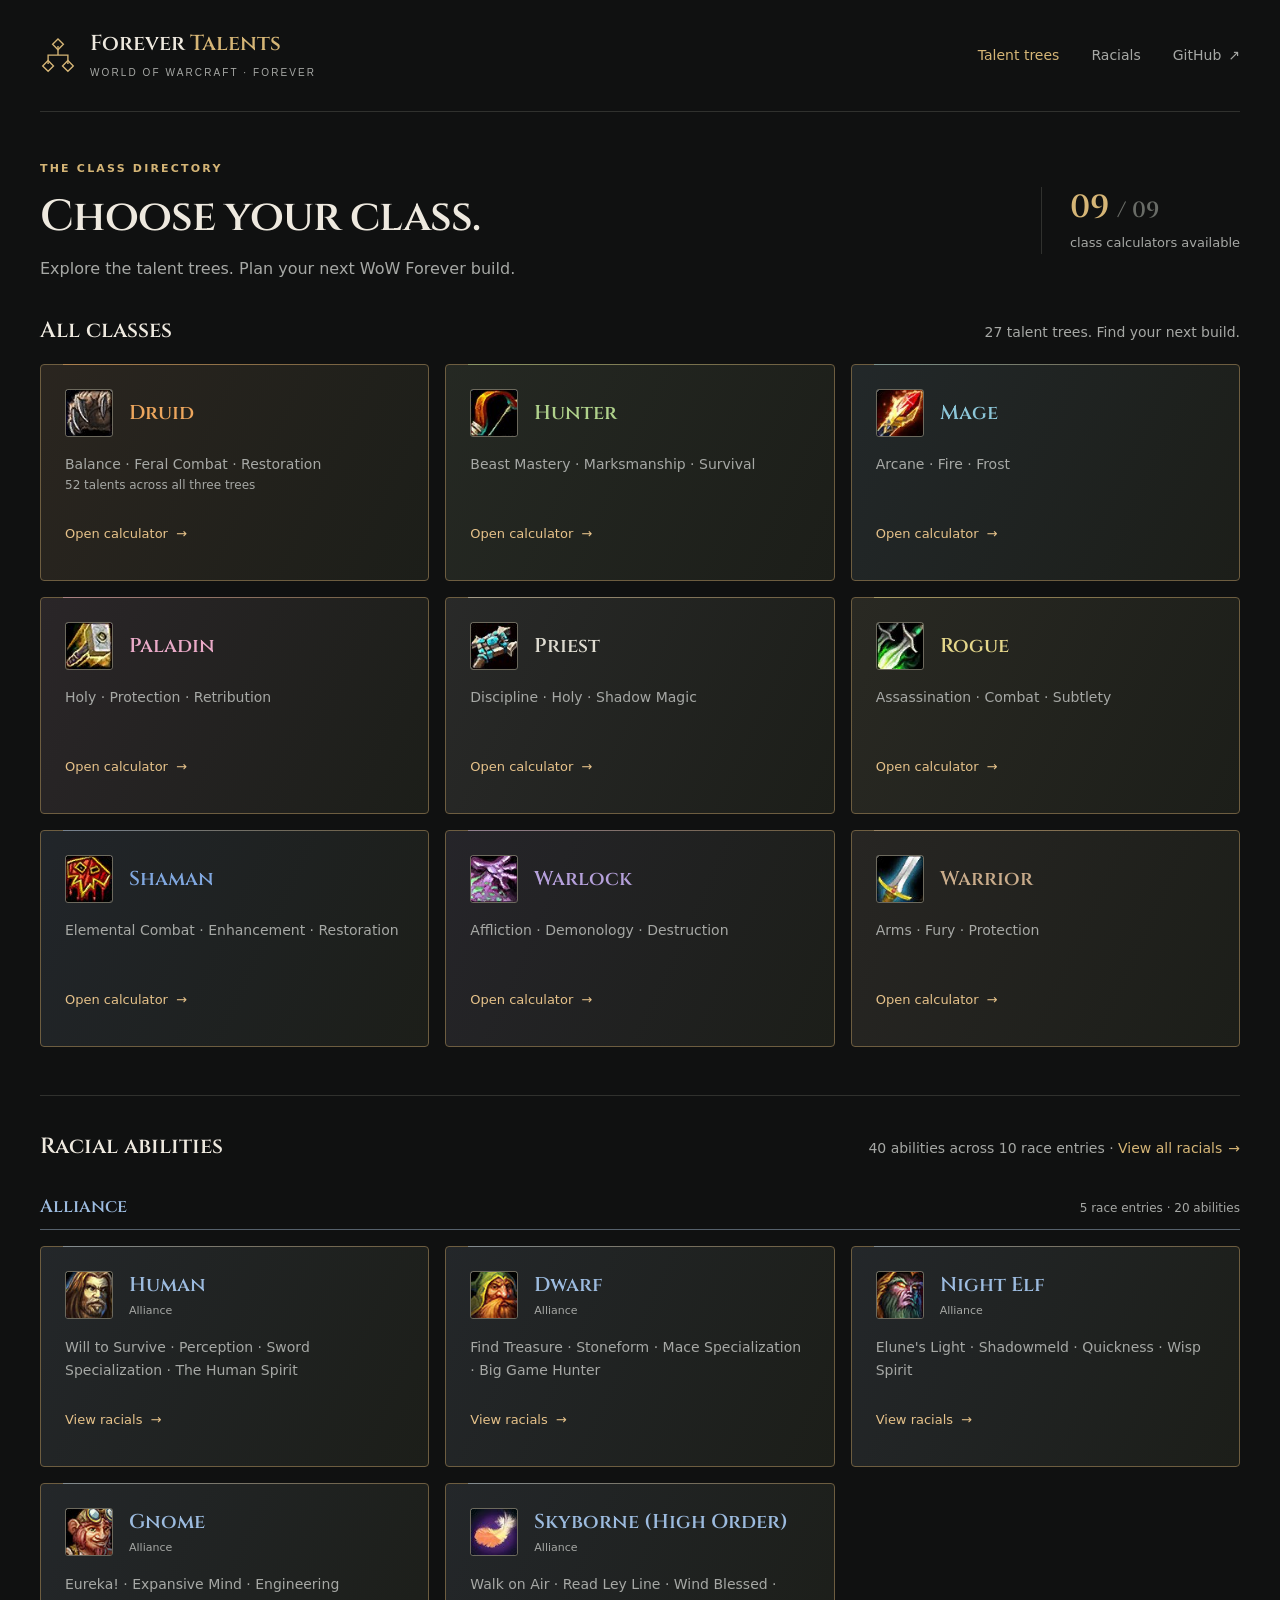
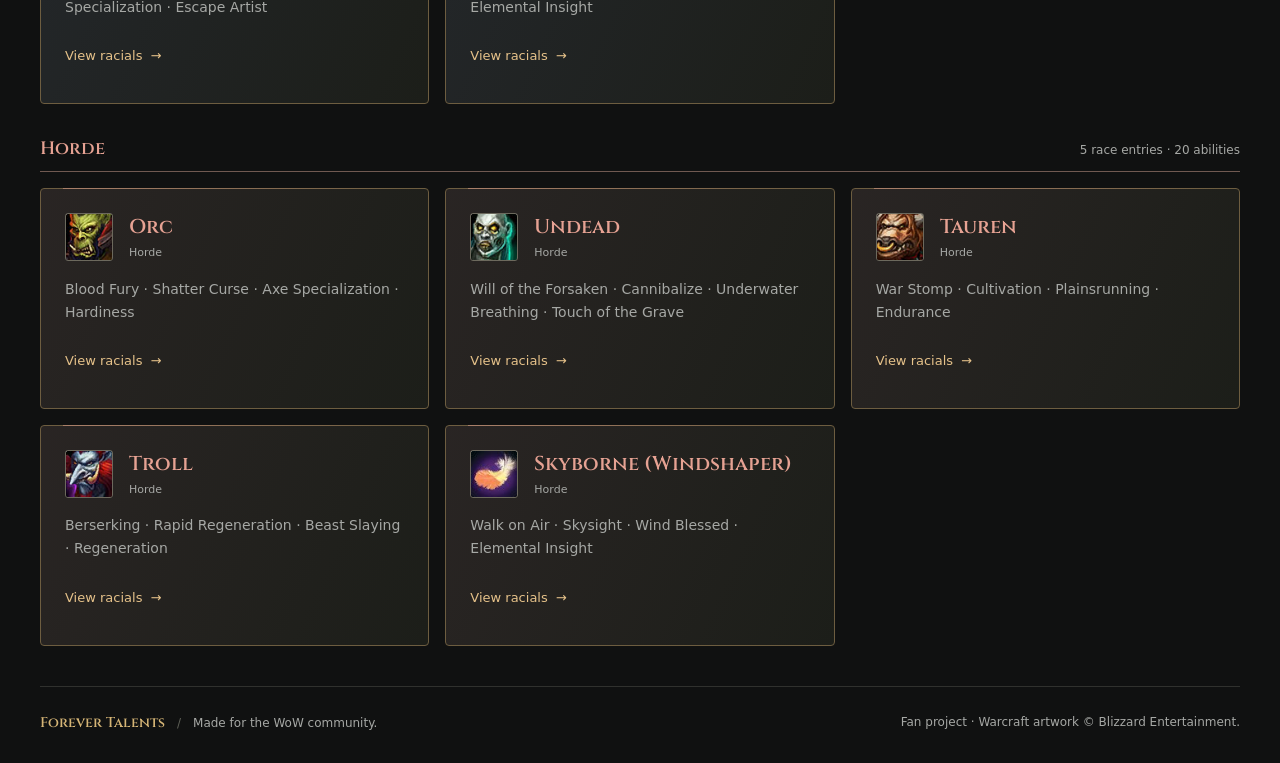
<file: index.html>
<!doctype html>
<html lang="en">
<head>
  <meta charset="utf-8">
  <meta name="viewport" content="width=device-width, initial-scale=1">
  <meta name="color-scheme" content="dark">
  <meta name="theme-color" content="#101111">
  <meta name="description" content="Plan your WoW Forever build with all nine class calculators, 27 talent trees, and 466 talents. Save, share, and use offline.">
  <title>Forever Talents · WoW Forever talent trees</title>
  <link rel="icon" href="assets/talent-tree.svg" type="image/svg+xml">
  <link rel="stylesheet" href="styles.css">
</head>
<body>
  <a class="skip-link" href="#classes">Skip to talent trees</a>
  <div class="page">
    <header class="site-header">
      <a class="brand" href="./" aria-label="Forever Talents home">
        <svg class="brand-mark" viewBox="0 0 40 40" fill="none" aria-hidden="true"><path d="M20 9v10M9 29V19h22v10" stroke="currentColor" stroke-width="1.5"/><path d="m20 1 6 6-6 6-6-6Zm-11 24 6 6-6 6-6-6Zm22 0 6 6-6 6-6-6Z" stroke="currentColor" stroke-width="1.5"/></svg>
        <span>Forever <b>Talents</b><small>WORLD OF WARCRAFT · FOREVER</small></span>
      </a>
      <nav aria-label="Main navigation">
        <a class="current" href="#classes" aria-current="page">Talent trees</a>
        <a href="#racial-directory">Racials</a>
        <a href="https://github.com/dan-in-it/ForeverTalents">GitHub <span aria-hidden="true">↗</span></a>
      </nav>
    </header>

    <main id="classes">
      <section class="intro" aria-labelledby="page-title">
        <div>
          <p class="eyebrow">THE CLASS DIRECTORY</p>
          <h1 id="page-title">Choose your class.</h1>
          <p class="intro-copy">Explore the talent trees. Plan your next WoW Forever build.</p>
        </div>
        <p class="collection-status"><strong>09 <span>/ 09</span></strong><span>class calculators available</span></p>
      </section>

      <section class="class-directory" aria-labelledby="directory-title">
        <div class="section-heading"><h2 id="directory-title">All classes</h2><p>27 talent trees. Find your next build.</p></div>
        <div class="class-grid">
          <article class="class-card druid available-class" aria-labelledby="druid-title">
            <img src="assets/classicon_druid.jpg" alt="" width="48" height="48">
            <h3 id="druid-title">Druid</h3>
            <p>Balance · Feral Combat · Restoration<span class="coverage-note">52 talents across all three trees</span></p>
            <div class="card-footer"><a class="class-calculator" href="talents/druid.html" aria-label="Open Druid calculator">Open calculator <span aria-hidden="true">→</span></a></div>
          </article>
          <article class="class-card hunter available-class" aria-labelledby="hunter-title">
            <img src="assets/classicon_hunter.jpg" alt="" width="48" height="48">
            <h3 id="hunter-title">Hunter</h3>
            <p>Beast Mastery · Marksmanship · Survival</p>
            <div class="card-footer"><a class="class-calculator" href="talents/hunter.html" aria-label="Open Hunter calculator">Open calculator <span aria-hidden="true">→</span></a></div>
          </article>
          <article class="class-card mage available-class" aria-labelledby="mage-title">
            <img src="assets/classicon_mage.jpg" alt="" width="48" height="48">
            <h3 id="mage-title">Mage</h3>
            <p>Arcane · Fire · Frost</p>
            <div class="card-footer"><a class="class-calculator" href="talents/mage.html" aria-label="Open Mage calculator">Open calculator <span aria-hidden="true">→</span></a></div>
          </article>
          <article class="class-card paladin available-class" aria-labelledby="paladin-title">
            <img src="assets/classicon_paladin.jpg" alt="" width="48" height="48">
            <h3 id="paladin-title">Paladin</h3>
            <p>Holy · Protection · Retribution</p>
            <div class="card-footer"><a class="class-calculator" href="talents/paladin.html" aria-label="Open Paladin calculator">Open calculator <span aria-hidden="true">→</span></a></div>
          </article>
          <article class="class-card priest available-class" aria-labelledby="priest-title">
            <img src="assets/classicon_priest.jpg" alt="" width="48" height="48">
            <h3 id="priest-title">Priest</h3>
            <p>Discipline · Holy · Shadow Magic</p>
            <div class="card-footer"><a class="class-calculator" href="talents/priest.html" aria-label="Open Priest calculator">Open calculator <span aria-hidden="true">→</span></a></div>
          </article>
          <article class="class-card rogue available-class" aria-labelledby="rogue-title">
            <img src="assets/classicon_rogue.jpg" alt="" width="48" height="48">
            <h3 id="rogue-title">Rogue</h3>
            <p>Assassination · Combat · Subtlety</p>
            <div class="card-footer"><a class="class-calculator" href="talents/rogue.html" aria-label="Open Rogue calculator">Open calculator <span aria-hidden="true">→</span></a></div>
          </article>
          <article class="class-card shaman available-class" aria-labelledby="shaman-title">
            <img src="assets/classicon_shaman.jpg" alt="" width="48" height="48">
            <h3 id="shaman-title">Shaman</h3>
            <p>Elemental Combat · Enhancement · Restoration</p>
            <div class="card-footer"><a class="class-calculator" href="talents/shaman.html" aria-label="Open Shaman calculator">Open calculator <span aria-hidden="true">→</span></a></div>
          </article>
          <article class="class-card warlock available-class" aria-labelledby="warlock-title">
            <img src="assets/classicon_warlock.jpg" alt="" width="48" height="48">
            <h3 id="warlock-title">Warlock</h3>
            <p>Affliction · Demonology · Destruction</p>
            <div class="card-footer"><a class="class-calculator" href="talents/warlock.html" aria-label="Open Warlock calculator">Open calculator <span aria-hidden="true">→</span></a></div>
          </article>
          <article class="class-card warrior available-class" aria-labelledby="warrior-title">
            <img src="assets/classicon_warrior.jpg" alt="" width="48" height="48">
            <h3 id="warrior-title">Warrior</h3>
            <p>Arms · Fury · Protection</p>
            <div class="card-footer"><a class="class-calculator" href="talents/warrior.html" aria-label="Open Warrior calculator">Open calculator <span aria-hidden="true">→</span></a></div>
          </article>
        </div>
      </section>
      <section class="racial-directory" id="racial-directory" aria-labelledby="racial-directory-title">
        <div class="section-heading"><h2 id="racial-directory-title">Racial abilities</h2><p>40 abilities across 10 race entries · <a href="racials.html">View all racials <span aria-hidden="true">→</span></a></p></div>
        <section class="faction-directory race-alliance" aria-labelledby="alliance-directory-title">
          <div class="faction-directory-heading"><h3 id="alliance-directory-title">Alliance</h3><p>5 race entries · 20 abilities</p></div>
          <div class="class-grid racial-directory-grid">
            <article class="class-card racial-directory-card race-alliance available-class" aria-labelledby="human-title">
              <img src="assets/racials/race_human_male.jpg" alt="" width="48" height="48" loading="lazy">
              <div class="race-card-title"><h4 id="human-title">Human</h4><span>Alliance</span></div>
              <p>Will to Survive · Perception · Sword Specialization · The Human Spirit</p>
              <div class="card-footer"><a class="class-calculator" href="racials.html#human" aria-label="View Alliance Human racials">View racials <span aria-hidden="true">→</span></a></div>
            </article>
            <article class="class-card racial-directory-card race-alliance available-class" aria-labelledby="dwarf-title">
              <img src="assets/racials/race_dwarf_male.jpg" alt="" width="48" height="48" loading="lazy">
              <div class="race-card-title"><h4 id="dwarf-title">Dwarf</h4><span>Alliance</span></div>
              <p>Find Treasure · Stoneform · Mace Specialization · Big Game Hunter</p>
              <div class="card-footer"><a class="class-calculator" href="racials.html#dwarf" aria-label="View Alliance Dwarf racials">View racials <span aria-hidden="true">→</span></a></div>
            </article>
            <article class="class-card racial-directory-card race-alliance available-class" aria-labelledby="night-elf-title">
              <img src="assets/racials/race_nightelf_male.jpg" alt="" width="48" height="48" loading="lazy">
              <div class="race-card-title"><h4 id="night-elf-title">Night Elf</h4><span>Alliance</span></div>
              <p>Elune&#x27;s Light · Shadowmeld · Quickness · Wisp Spirit</p>
              <div class="card-footer"><a class="class-calculator" href="racials.html#night-elf" aria-label="View Alliance Night Elf racials">View racials <span aria-hidden="true">→</span></a></div>
            </article>
            <article class="class-card racial-directory-card race-alliance available-class" aria-labelledby="gnome-title">
              <img src="assets/racials/race_gnome_male.jpg" alt="" width="48" height="48" loading="lazy">
              <div class="race-card-title"><h4 id="gnome-title">Gnome</h4><span>Alliance</span></div>
              <p>Eureka! · Expansive Mind · Engineering Specialization · Escape Artist</p>
              <div class="card-footer"><a class="class-calculator" href="racials.html#gnome" aria-label="View Alliance Gnome racials">View racials <span aria-hidden="true">→</span></a></div>
            </article>
            <article class="class-card racial-directory-card race-alliance available-class" aria-labelledby="skyborne-alliance-title">
              <img src="assets/racials/spell_magic_featherfall.jpg" alt="" width="48" height="48" loading="lazy">
              <div class="race-card-title"><h4 id="skyborne-alliance-title">Skyborne (High Order)</h4><span>Alliance</span></div>
              <p>Walk on Air · Read Ley Line · Wind Blessed · Elemental Insight</p>
              <div class="card-footer"><a class="class-calculator" href="racials.html#skyborne-alliance" aria-label="View Alliance Skyborne (High Order) racials">View racials <span aria-hidden="true">→</span></a></div>
            </article>
          </div>
        </section>
        <section class="faction-directory race-horde" aria-labelledby="horde-directory-title">
          <div class="faction-directory-heading"><h3 id="horde-directory-title">Horde</h3><p>5 race entries · 20 abilities</p></div>
          <div class="class-grid racial-directory-grid">
            <article class="class-card racial-directory-card race-horde available-class" aria-labelledby="orc-title">
              <img src="assets/racials/race_orc_male.jpg" alt="" width="48" height="48" loading="lazy">
              <div class="race-card-title"><h4 id="orc-title">Orc</h4><span>Horde</span></div>
              <p>Blood Fury · Shatter Curse · Axe Specialization · Hardiness</p>
              <div class="card-footer"><a class="class-calculator" href="racials.html#orc" aria-label="View Horde Orc racials">View racials <span aria-hidden="true">→</span></a></div>
            </article>
            <article class="class-card racial-directory-card race-horde available-class" aria-labelledby="undead-title">
              <img src="assets/racials/race_scourge_male.jpg" alt="" width="48" height="48" loading="lazy">
              <div class="race-card-title"><h4 id="undead-title">Undead</h4><span>Horde</span></div>
              <p>Will of the Forsaken · Cannibalize · Underwater Breathing · Touch of the Grave</p>
              <div class="card-footer"><a class="class-calculator" href="racials.html#undead" aria-label="View Horde Undead racials">View racials <span aria-hidden="true">→</span></a></div>
            </article>
            <article class="class-card racial-directory-card race-horde available-class" aria-labelledby="tauren-title">
              <img src="assets/racials/race_tauren_male.jpg" alt="" width="48" height="48" loading="lazy">
              <div class="race-card-title"><h4 id="tauren-title">Tauren</h4><span>Horde</span></div>
              <p>War Stomp · Cultivation · Plainsrunning · Endurance</p>
              <div class="card-footer"><a class="class-calculator" href="racials.html#tauren" aria-label="View Horde Tauren racials">View racials <span aria-hidden="true">→</span></a></div>
            </article>
            <article class="class-card racial-directory-card race-horde available-class" aria-labelledby="troll-title">
              <img src="assets/racials/race_troll_male.jpg" alt="" width="48" height="48" loading="lazy">
              <div class="race-card-title"><h4 id="troll-title">Troll</h4><span>Horde</span></div>
              <p>Berserking · Rapid Regeneration · Beast Slaying · Regeneration</p>
              <div class="card-footer"><a class="class-calculator" href="racials.html#troll" aria-label="View Horde Troll racials">View racials <span aria-hidden="true">→</span></a></div>
            </article>
            <article class="class-card racial-directory-card race-horde available-class" aria-labelledby="skyborne-horde-title">
              <img src="assets/racials/spell_magic_featherfall.jpg" alt="" width="48" height="48" loading="lazy">
              <div class="race-card-title"><h4 id="skyborne-horde-title">Skyborne (Windshaper)</h4><span>Horde</span></div>
              <p>Walk on Air · Skysight · Wind Blessed · Elemental Insight</p>
              <div class="card-footer"><a class="class-calculator" href="racials.html#skyborne-horde" aria-label="View Horde Skyborne (Windshaper) racials">View racials <span aria-hidden="true">→</span></a></div>
            </article>
          </div>
        </section>
      </section>
    </main>

    <footer class="site-footer">
      <p><span class="footer-brand">Forever Talents</span><span class="footer-divider">/</span>Made for the WoW community.</p>
      <p>Fan project · Warcraft artwork © Blizzard Entertainment.</p>
    </footer>
  </div>
</body>
</html>
</file>
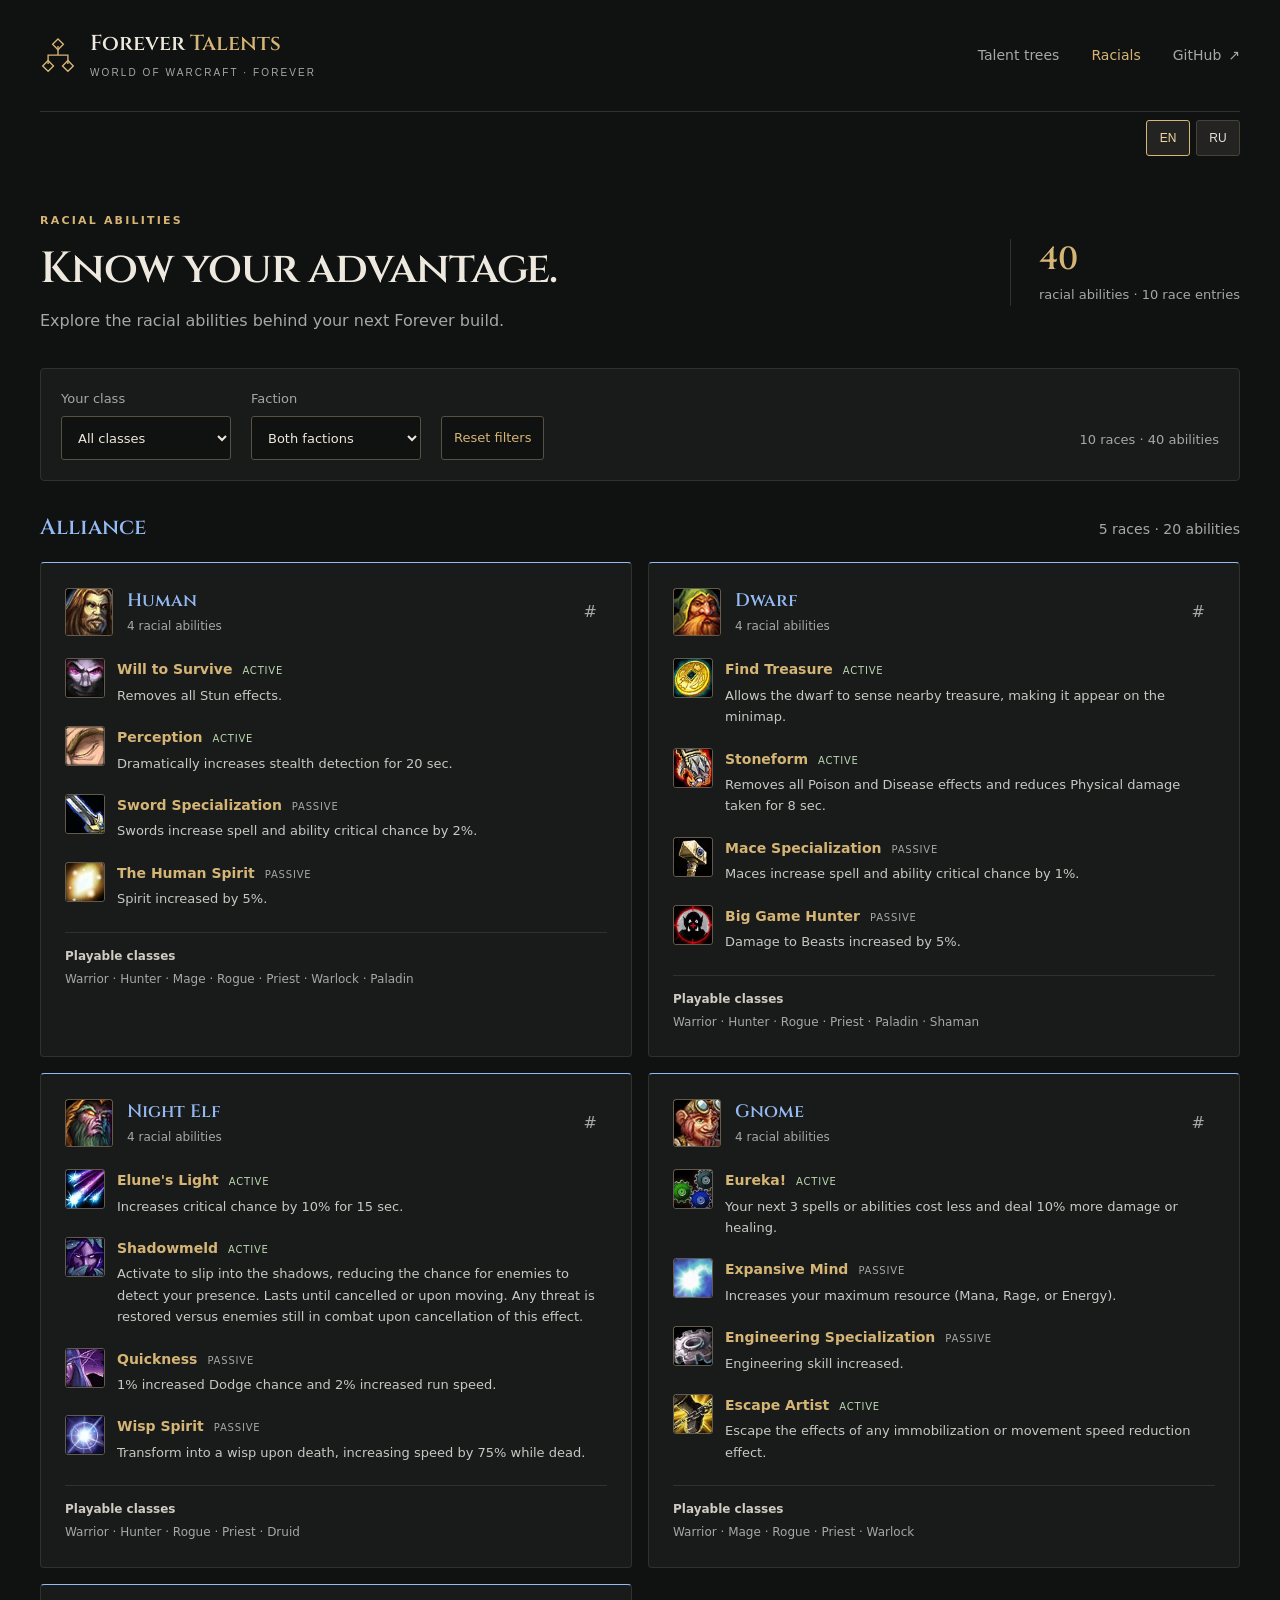
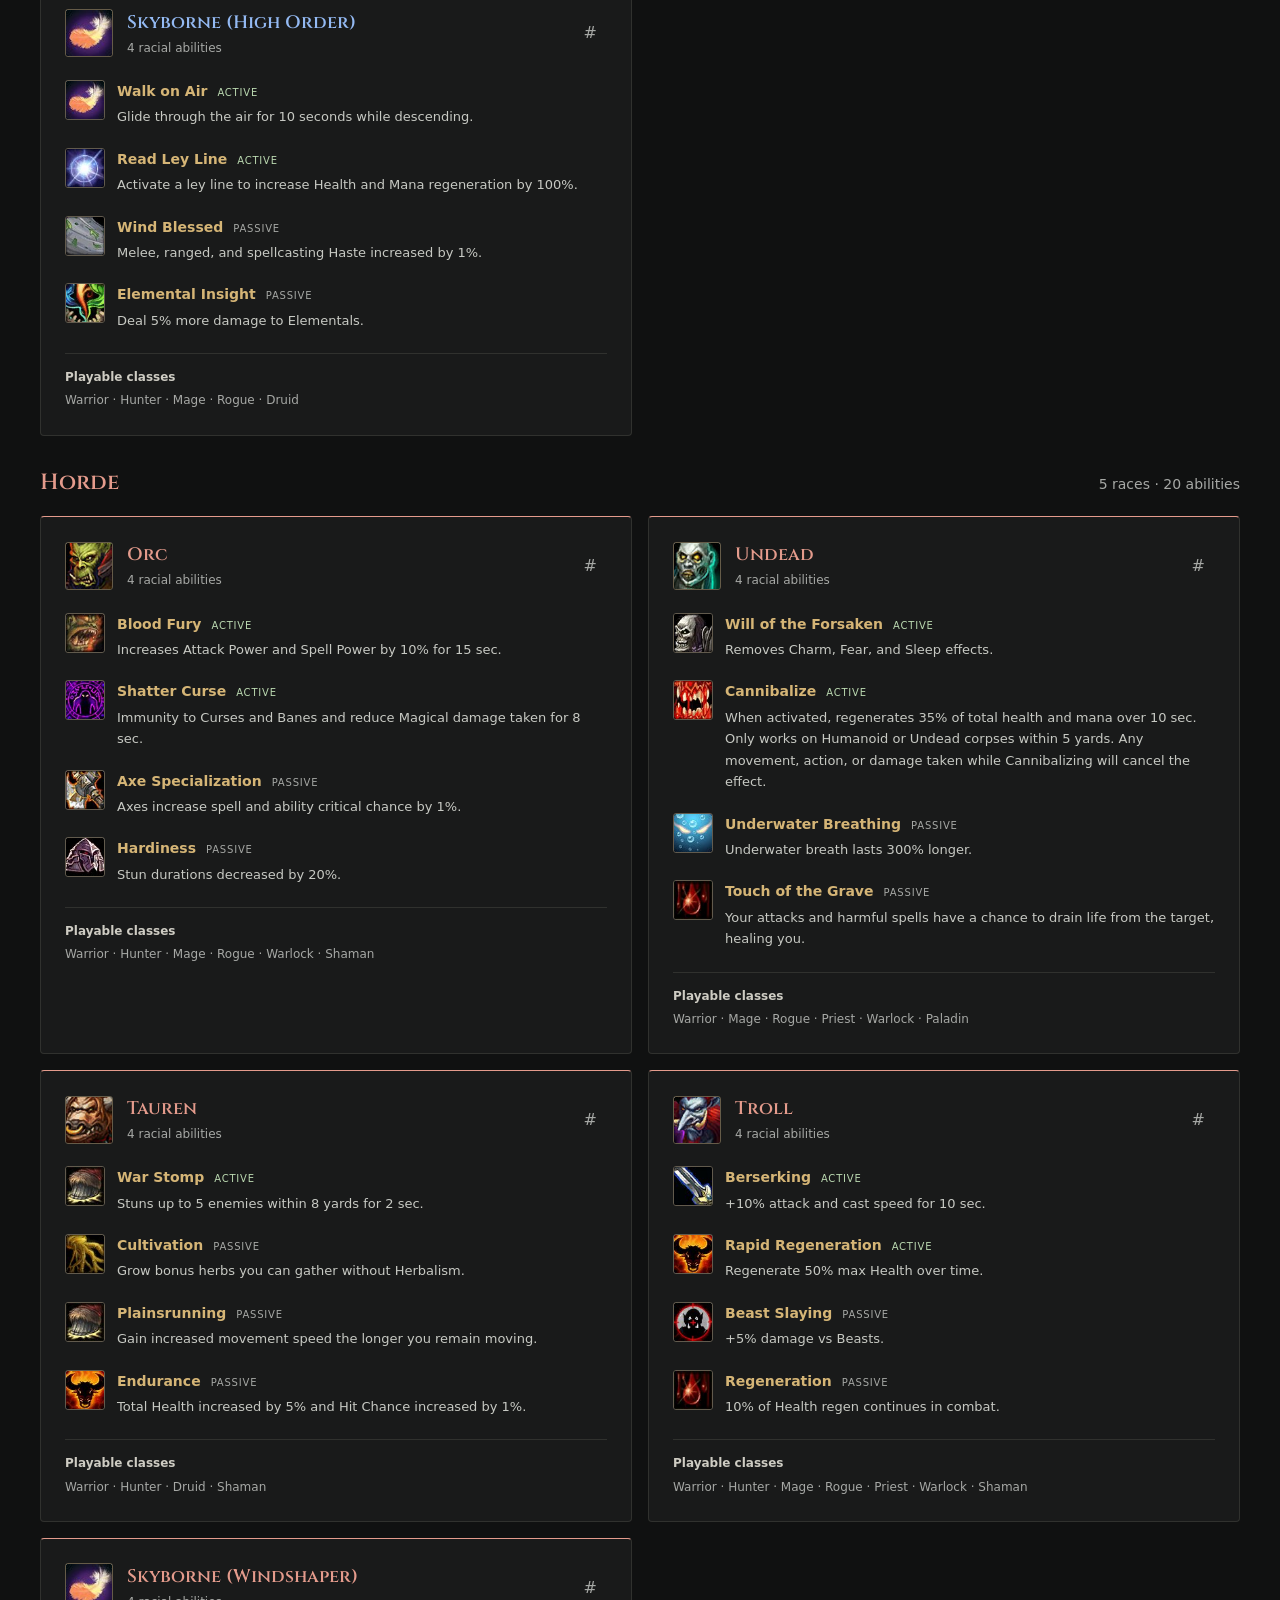
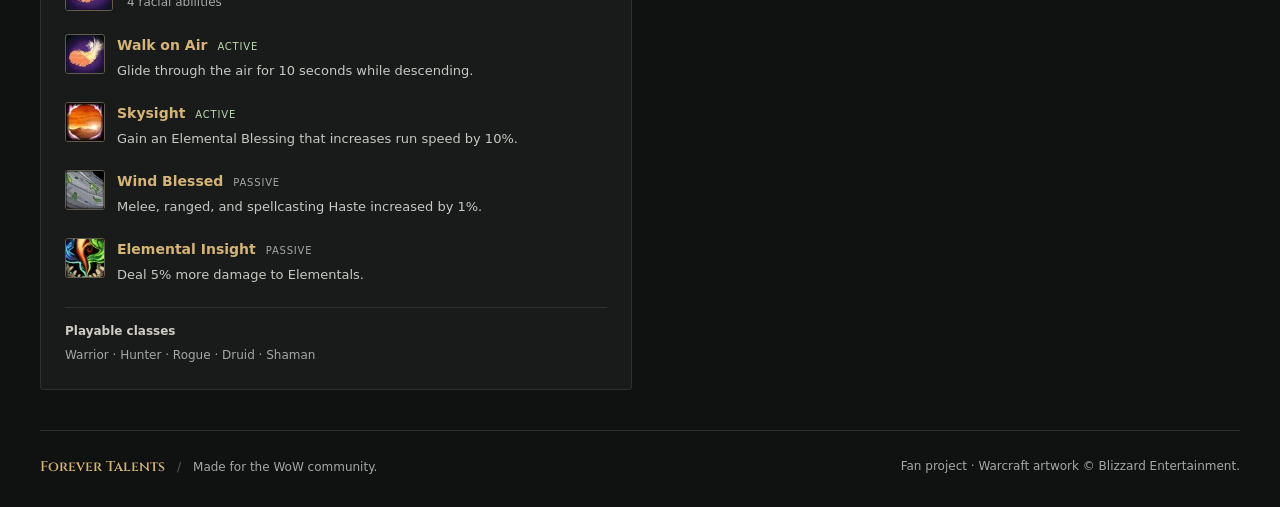
<file: racials.html>
<!doctype html>
<html lang="en">
<head>
  <meta charset="utf-8">
  <meta name="viewport" content="width=device-width, initial-scale=1">
  <meta name="color-scheme" content="dark">
  <meta name="theme-color" content="#101111">
  <meta name="description" content="Explore 40 WoW Forever racial abilities and playable classes, including High Order and Windshaper Skyborne and updated Gnome, Orc, and Tauren racials.">
  <title>Racial abilities · Forever Talents</title>
  <link rel="icon" href="assets/talent-tree.svg" type="image/svg+xml">
  <link rel="stylesheet" href="styles.css">
  <link rel="stylesheet" href="racials.css">
  <script src="racials.js" defer></script>
  <link rel="stylesheet" href="i18n.css">
</head>
<body>
  <a class="skip-link" href="#racials">Skip to racial abilities</a>
  <div class="page">
    <header class="site-header">
      <a class="brand" href="./" aria-label="Forever Talents home">
        <svg class="brand-mark" viewBox="0 0 40 40" fill="none" aria-hidden="true"><path d="M20 9v10M9 29V19h22v10" stroke="currentColor" stroke-width="1.5"/><path d="m20 1 6 6-6 6-6-6Zm-11 24 6 6-6 6-6-6Zm22 0 6 6-6 6-6-6Z" stroke="currentColor" stroke-width="1.5"/></svg>
        <span>Forever <b>Talents</b><small>WORLD OF WARCRAFT · FOREVER</small></span>
      </a>
      <nav aria-label="Main navigation">
        <a href="./#classes">Talent trees</a>
        <a class="current" href="racials.html" aria-current="page">Racials</a>
        <a href="https://github.com/dan-in-it/ForeverTalents">GitHub <span aria-hidden="true">↗</span></a>
      </nav>
    </header>
    <main id="racials">
      <section class="intro" aria-labelledby="page-title">
        <div><p class="eyebrow">RACIAL ABILITIES</p><h1 id="page-title">Know your advantage.</h1><p class="intro-copy">Explore the racial abilities behind your next Forever build.</p></div>
        <p class="collection-status"><strong>40</strong><span>racial abilities · 10 race entries</span></p>
      </section>
      <div class="racial-filters" hidden>
        <label for="class-filter">Your class<select id="class-filter"><option value="all">All classes</option><option value="druid">Druid</option><option value="hunter">Hunter</option><option value="mage">Mage</option><option value="paladin">Paladin</option><option value="priest">Priest</option><option value="rogue">Rogue</option><option value="shaman">Shaman</option><option value="warlock">Warlock</option><option value="warrior">Warrior</option></select></label>
        <label for="faction-filter">Faction<select id="faction-filter"><option value="all">Both factions</option><option value="alliance">Alliance</option><option value="horde">Horde</option></select></label>
        <button id="clear-filters" type="button">Reset filters</button>
        <p id="filter-summary" role="status" aria-live="polite" aria-atomic="true">10 races · 40 abilities</p>
      </div>
    <section class="faction-section alliance" data-faction="alliance" aria-labelledby="alliance-title">
      <div class="section-heading"><h2 id="alliance-title">Alliance</h2><p class="faction-count">5 races · 20 abilities</p></div>
      <div class="race-grid">
      <article class="race-card" id="human" data-classes="warrior hunter mage rogue priest warlock paladin" data-ability-count="4" aria-labelledby="human-title">
        <header class="race-heading"><img src="assets/racials/race_human_male.jpg" alt="" width="48" height="48" loading="lazy"><div><h3 id="human-title">Human</h3><p>4 racial abilities</p></div><a class="race-anchor" href="#human" aria-label="Link to Human (Alliance)">#</a></header>
        <ul class="racial-abilities">
          <li class="racial-ability">
            <img src="assets/racials/spell_shadow_charm.jpg" alt="" width="40" height="40" loading="lazy">
            <div><div class="ability-heading"><h4>Will to Survive</h4><span class="ability-type active">Active</span></div><p>Removes all Stun effects.</p></div>
          </li>
          <li class="racial-ability">
            <img src="assets/racials/spell_nature_sleep.jpg" alt="" width="40" height="40" loading="lazy">
            <div><div class="ability-heading"><h4>Perception</h4><span class="ability-type active">Active</span></div><p>Dramatically increases stealth detection for 20 sec.</p></div>
          </li>
          <li class="racial-ability">
            <img src="assets/racials/ability_meleedamage.jpg" alt="" width="40" height="40" loading="lazy">
            <div><div class="ability-heading"><h4>Sword Specialization</h4><span class="ability-type passive">Passive</span></div><p>Swords increase spell and ability critical chance by 2%.</p></div>
          </li>
          <li class="racial-ability">
            <img src="assets/racials/inv_enchant_shardbrilliantsmall.jpg" alt="" width="40" height="40" loading="lazy">
            <div><div class="ability-heading"><h4>The Human Spirit</h4><span class="ability-type passive">Passive</span></div><p>Spirit increased by 5%.</p></div>
          </li>
        </ul>
        <p class="race-classes"><strong>Playable classes</strong><span>Warrior · Hunter · Mage · Rogue · Priest · Warlock · Paladin</span></p>
      </article>
      <article class="race-card" id="dwarf" data-classes="warrior hunter rogue priest paladin shaman" data-ability-count="4" aria-labelledby="dwarf-title">
        <header class="race-heading"><img src="assets/racials/race_dwarf_male.jpg" alt="" width="48" height="48" loading="lazy"><div><h3 id="dwarf-title">Dwarf</h3><p>4 racial abilities</p></div><a class="race-anchor" href="#dwarf" aria-label="Link to Dwarf (Alliance)">#</a></header>
        <ul class="racial-abilities">
          <li class="racial-ability">
            <img src="assets/racials/racial_dwarf_findtreasure.jpg" alt="" width="40" height="40" loading="lazy">
            <div><div class="ability-heading"><h4>Find Treasure</h4><span class="ability-type active">Active</span></div><p>Allows the dwarf to sense nearby treasure, making it appear on the minimap.</p></div>
          </li>
          <li class="racial-ability">
            <img src="assets/racials/spell_shadow_unholystrength.jpg" alt="" width="40" height="40" loading="lazy">
            <div><div class="ability-heading"><h4>Stoneform</h4><span class="ability-type active">Active</span></div><p>Removes all Poison and Disease effects and reduces Physical damage taken for 8 sec.</p></div>
          </li>
          <li class="racial-ability">
            <img src="assets/racials/inv_hammer_05.jpg" alt="" width="40" height="40" loading="lazy">
            <div><div class="ability-heading"><h4>Mace Specialization</h4><span class="ability-type passive">Passive</span></div><p>Maces increase spell and ability critical chance by 1%.</p></div>
          </li>
          <li class="racial-ability">
            <img src="assets/racials/ability_hunter_snipershot.jpg" alt="" width="40" height="40" loading="lazy">
            <div><div class="ability-heading"><h4>Big Game Hunter</h4><span class="ability-type passive">Passive</span></div><p>Damage to Beasts increased by 5%.</p></div>
          </li>
        </ul>
        <p class="race-classes"><strong>Playable classes</strong><span>Warrior · Hunter · Rogue · Priest · Paladin · Shaman</span></p>
      </article>
      <article class="race-card" id="night-elf" data-classes="warrior hunter rogue priest druid" data-ability-count="4" aria-labelledby="night-elf-title">
        <header class="race-heading"><img src="assets/racials/race_nightelf_male.jpg" alt="" width="48" height="48" loading="lazy"><div><h3 id="night-elf-title">Night Elf</h3><p>4 racial abilities</p></div><a class="race-anchor" href="#night-elf" aria-label="Link to Night Elf (Alliance)">#</a></header>
        <ul class="racial-abilities">
          <li class="racial-ability">
            <img src="assets/racials/spell_arcane_starfire.jpg" alt="" width="40" height="40" loading="lazy">
            <div><div class="ability-heading"><h4>Elune&#x27;s Light</h4><span class="ability-type active">Active</span></div><p>Increases critical chance by 10% for 15 sec.</p></div>
          </li>
          <li class="racial-ability">
            <img src="assets/racials/ability_ambush.jpg" alt="" width="40" height="40" loading="lazy">
            <div><div class="ability-heading"><h4>Shadowmeld</h4><span class="ability-type active">Active</span></div><p>Activate to slip into the shadows, reducing the chance for enemies to detect your presence. Lasts until cancelled or upon moving. Any threat is restored versus enemies still in combat upon cancellation of this effect.</p></div>
          </li>
          <li class="racial-ability">
            <img src="assets/racials/ability_racial_shadowmeld.jpg" alt="" width="40" height="40" loading="lazy">
            <div><div class="ability-heading"><h4>Quickness</h4><span class="ability-type passive">Passive</span></div><p>1% increased Dodge chance and 2% increased run speed.</p></div>
          </li>
          <li class="racial-ability">
            <img src="assets/racials/spell_nature_wispsplode.jpg" alt="" width="40" height="40" loading="lazy">
            <div><div class="ability-heading"><h4>Wisp Spirit</h4><span class="ability-type passive">Passive</span></div><p>Transform into a wisp upon death, increasing speed by 75% while dead.</p></div>
          </li>
        </ul>
        <p class="race-classes"><strong>Playable classes</strong><span>Warrior · Hunter · Rogue · Priest · Druid</span></p>
      </article>
      <article class="race-card" id="gnome" data-classes="warrior mage rogue priest warlock" data-ability-count="4" aria-labelledby="gnome-title">
        <header class="race-heading"><img src="assets/racials/race_gnome_male.jpg" alt="" width="48" height="48" loading="lazy"><div><h3 id="gnome-title">Gnome</h3><p>4 racial abilities</p></div><a class="race-anchor" href="#gnome" aria-label="Link to Gnome (Alliance)">#</a></header>
        <ul class="racial-abilities">
          <li class="racial-ability">
            <img src="assets/racials/inv_misc_enggizmos_30.jpg" alt="" width="40" height="40" loading="lazy">
            <div><div class="ability-heading"><h4>Eureka!</h4><span class="ability-type active">Active</span></div><p>Your next 3 spells or abilities cost less and deal 10% more damage or healing.</p></div>
          </li>
          <li class="racial-ability">
            <img src="assets/racials/inv_enchant_essenceeternallarge.jpg" alt="" width="40" height="40" loading="lazy">
            <div><div class="ability-heading"><h4>Expansive Mind</h4><span class="ability-type passive">Passive</span></div><p>Increases your maximum resource (Mana, Rage, or Energy).</p></div>
          </li>
          <li class="racial-ability">
            <img src="assets/racials/inv_misc_gear_01.jpg" alt="" width="40" height="40" loading="lazy">
            <div><div class="ability-heading"><h4>Engineering Specialization</h4><span class="ability-type passive">Passive</span></div><p>Engineering skill increased.</p></div>
          </li>
          <li class="racial-ability">
            <img src="assets/racials/ability_rogue_trip.jpg" alt="" width="40" height="40" loading="lazy">
            <div><div class="ability-heading"><h4>Escape Artist</h4><span class="ability-type active">Active</span></div><p>Escape the effects of any immobilization or movement speed reduction effect.</p></div>
          </li>
        </ul>
        <p class="race-classes"><strong>Playable classes</strong><span>Warrior · Mage · Rogue · Priest · Warlock</span></p>
      </article>
      <article class="race-card" id="skyborne-alliance" data-classes="warrior hunter mage rogue druid" data-ability-count="4" aria-labelledby="skyborne-alliance-title">
        <header class="race-heading"><img src="assets/racials/spell_magic_featherfall.jpg" alt="" width="48" height="48" loading="lazy"><div><h3 id="skyborne-alliance-title">Skyborne (High Order)</h3><p>4 racial abilities</p></div><a class="race-anchor" href="#skyborne-alliance" aria-label="Link to Skyborne (High Order) (Alliance)">#</a></header>
        <ul class="racial-abilities">
          <li class="racial-ability">
            <img src="assets/racials/spell_magic_featherfall.jpg" alt="" width="40" height="40" loading="lazy">
            <div><div class="ability-heading"><h4>Walk on Air</h4><span class="ability-type active">Active</span></div><p>Glide through the air for 10 seconds while descending.</p></div>
          </li>
          <li class="racial-ability">
            <img src="assets/racials/spell_nature_wispsplode.jpg" alt="" width="40" height="40" loading="lazy">
            <div><div class="ability-heading"><h4>Read Ley Line</h4><span class="ability-type active">Active</span></div><p>Activate a ley line to increase Health and Mana regeneration by 100%.</p></div>
          </li>
          <li class="racial-ability">
            <img src="assets/racials/spell_nature_cyclone.jpg" alt="" width="40" height="40" loading="lazy">
            <div><div class="ability-heading"><h4>Wind Blessed</h4><span class="ability-type passive">Passive</span></div><p>Melee, ranged, and spellcasting Haste increased by 1%.</p></div>
          </li>
          <li class="racial-ability">
            <img src="assets/racials/spell_nature_elementalabsorption.jpg" alt="" width="40" height="40" loading="lazy">
            <div><div class="ability-heading"><h4>Elemental Insight</h4><span class="ability-type passive">Passive</span></div><p>Deal 5% more damage to Elementals.</p></div>
          </li>
        </ul>
        <p class="race-classes"><strong>Playable classes</strong><span>Warrior · Hunter · Mage · Rogue · Druid</span></p>
      </article>
      </div>
    </section>
    <section class="faction-section horde" data-faction="horde" aria-labelledby="horde-title">
      <div class="section-heading"><h2 id="horde-title">Horde</h2><p class="faction-count">5 races · 20 abilities</p></div>
      <div class="race-grid">
      <article class="race-card" id="orc" data-classes="warrior hunter mage rogue warlock shaman" data-ability-count="4" aria-labelledby="orc-title">
        <header class="race-heading"><img src="assets/racials/race_orc_male.jpg" alt="" width="48" height="48" loading="lazy"><div><h3 id="orc-title">Orc</h3><p>4 racial abilities</p></div><a class="race-anchor" href="#orc" aria-label="Link to Orc (Horde)">#</a></header>
        <ul class="racial-abilities">
          <li class="racial-ability">
            <img src="assets/racials/racial_orc_berserkerstrength.jpg" alt="" width="40" height="40" loading="lazy">
            <div><div class="ability-heading"><h4>Blood Fury</h4><span class="ability-type active">Active</span></div><p>Increases Attack Power and Spell Power by 10% for 15 sec.</p></div>
          </li>
          <li class="racial-ability">
            <img src="assets/racials/spell_shadow_antishadow.jpg" alt="" width="40" height="40" loading="lazy">
            <div><div class="ability-heading"><h4>Shatter Curse</h4><span class="ability-type active">Active</span></div><p>Immunity to Curses and Banes and reduce Magical damage taken for 8 sec.</p></div>
          </li>
          <li class="racial-ability">
            <img src="assets/racials/inv_axe_02.jpg" alt="" width="40" height="40" loading="lazy">
            <div><div class="ability-heading"><h4>Axe Specialization</h4><span class="ability-type passive">Passive</span></div><p>Axes increase spell and ability critical chance by 1%.</p></div>
          </li>
          <li class="racial-ability">
            <img src="assets/racials/inv_helmet_23.jpg" alt="" width="40" height="40" loading="lazy">
            <div><div class="ability-heading"><h4>Hardiness</h4><span class="ability-type passive">Passive</span></div><p>Stun durations decreased by 20%.</p></div>
          </li>
        </ul>
        <p class="race-classes"><strong>Playable classes</strong><span>Warrior · Hunter · Mage · Rogue · Warlock · Shaman</span></p>
      </article>
      <article class="race-card" id="undead" data-classes="warrior mage rogue priest warlock paladin" data-ability-count="4" aria-labelledby="undead-title">
        <header class="race-heading"><img src="assets/racials/race_scourge_male.jpg" alt="" width="48" height="48" loading="lazy"><div><h3 id="undead-title">Undead</h3><p>4 racial abilities</p></div><a class="race-anchor" href="#undead" aria-label="Link to Undead (Horde)">#</a></header>
        <ul class="racial-abilities">
          <li class="racial-ability">
            <img src="assets/racials/spell_shadow_raisedead.jpg" alt="" width="40" height="40" loading="lazy">
            <div><div class="ability-heading"><h4>Will of the Forsaken</h4><span class="ability-type active">Active</span></div><p>Removes Charm, Fear, and Sleep effects.</p></div>
          </li>
          <li class="racial-ability">
            <img src="assets/racials/ability_racial_cannibalize.jpg" alt="" width="40" height="40" loading="lazy">
            <div><div class="ability-heading"><h4>Cannibalize</h4><span class="ability-type active">Active</span></div><p>When activated, regenerates 35% of total health and mana over 10 sec. Only works on Humanoid or Undead corpses within 5 yards. Any movement, action, or damage taken while Cannibalizing will cancel the effect.</p></div>
          </li>
          <li class="racial-ability">
            <img src="assets/racials/spell_shadow_demonbreath.jpg" alt="" width="40" height="40" loading="lazy">
            <div><div class="ability-heading"><h4>Underwater Breathing</h4><span class="ability-type passive">Passive</span></div><p>Underwater breath lasts 300% longer.</p></div>
          </li>
          <li class="racial-ability">
            <img src="assets/racials/spell_shadow_lifedrain.jpg" alt="" width="40" height="40" loading="lazy">
            <div><div class="ability-heading"><h4>Touch of the Grave</h4><span class="ability-type passive">Passive</span></div><p>Your attacks and harmful spells have a chance to drain life from the target, healing you.</p></div>
          </li>
        </ul>
        <p class="race-classes"><strong>Playable classes</strong><span>Warrior · Mage · Rogue · Priest · Warlock · Paladin</span></p>
      </article>
      <article class="race-card" id="tauren" data-classes="warrior hunter druid shaman" data-ability-count="4" aria-labelledby="tauren-title">
        <header class="race-heading"><img src="assets/racials/race_tauren_male.jpg" alt="" width="48" height="48" loading="lazy"><div><h3 id="tauren-title">Tauren</h3><p>4 racial abilities</p></div><a class="race-anchor" href="#tauren" aria-label="Link to Tauren (Horde)">#</a></header>
        <ul class="racial-abilities">
          <li class="racial-ability">
            <img src="assets/racials/ability_warstomp.jpg" alt="" width="40" height="40" loading="lazy">
            <div><div class="ability-heading"><h4>War Stomp</h4><span class="ability-type active">Active</span></div><p>Stuns up to 5 enemies within 8 yards for 2 sec.</p></div>
          </li>
          <li class="racial-ability">
            <img src="assets/racials/inv_misc_herb_07.jpg" alt="" width="40" height="40" loading="lazy">
            <div><div class="ability-heading"><h4>Cultivation</h4><span class="ability-type passive">Passive</span></div><p>Grow bonus herbs you can gather without Herbalism.</p></div>
          </li>
          <li class="racial-ability">
            <img src="assets/racials/ability_warstomp.jpg" alt="" width="40" height="40" loading="lazy">
            <div><div class="ability-heading"><h4>Plainsrunning</h4><span class="ability-type passive">Passive</span></div><p>Gain increased movement speed the longer you remain moving.</p></div>
          </li>
          <li class="racial-ability">
            <img src="assets/racials/spell_nature_unyeildingstamina.jpg" alt="" width="40" height="40" loading="lazy">
            <div><div class="ability-heading"><h4>Endurance</h4><span class="ability-type passive">Passive</span></div><p>Total Health increased by 5% and Hit Chance increased by 1%.</p></div>
          </li>
        </ul>
        <p class="race-classes"><strong>Playable classes</strong><span>Warrior · Hunter · Druid · Shaman</span></p>
      </article>
      <article class="race-card" id="troll" data-classes="warrior hunter mage rogue priest warlock shaman" data-ability-count="4" aria-labelledby="troll-title">
        <header class="race-heading"><img src="assets/racials/race_troll_male.jpg" alt="" width="48" height="48" loading="lazy"><div><h3 id="troll-title">Troll</h3><p>4 racial abilities</p></div><a class="race-anchor" href="#troll" aria-label="Link to Troll (Horde)">#</a></header>
        <ul class="racial-abilities">
          <li class="racial-ability">
            <img src="assets/racials/ability_meleedamage.jpg" alt="" width="40" height="40" loading="lazy">
            <div><div class="ability-heading"><h4>Berserking</h4><span class="ability-type active">Active</span></div><p>+10% attack and cast speed for 10 sec.</p></div>
          </li>
          <li class="racial-ability">
            <img src="assets/racials/spell_nature_unyeildingstamina.jpg" alt="" width="40" height="40" loading="lazy">
            <div><div class="ability-heading"><h4>Rapid Regeneration</h4><span class="ability-type active">Active</span></div><p>Regenerate 50% max Health over time.</p></div>
          </li>
          <li class="racial-ability">
            <img src="assets/racials/ability_hunter_snipershot.jpg" alt="" width="40" height="40" loading="lazy">
            <div><div class="ability-heading"><h4>Beast Slaying</h4><span class="ability-type passive">Passive</span></div><p>+5% damage vs Beasts.</p></div>
          </li>
          <li class="racial-ability">
            <img src="assets/racials/spell_shadow_lifedrain.jpg" alt="" width="40" height="40" loading="lazy">
            <div><div class="ability-heading"><h4>Regeneration</h4><span class="ability-type passive">Passive</span></div><p>10% of Health regen continues in combat.</p></div>
          </li>
        </ul>
        <p class="race-classes"><strong>Playable classes</strong><span>Warrior · Hunter · Mage · Rogue · Priest · Warlock · Shaman</span></p>
      </article>
      <article class="race-card" id="skyborne-horde" data-classes="warrior hunter rogue druid shaman" data-ability-count="4" aria-labelledby="skyborne-horde-title">
        <header class="race-heading"><img src="assets/racials/spell_magic_featherfall.jpg" alt="" width="48" height="48" loading="lazy"><div><h3 id="skyborne-horde-title">Skyborne (Windshaper)</h3><p>4 racial abilities</p></div><a class="race-anchor" href="#skyborne-horde" aria-label="Link to Skyborne (Windshaper) (Horde)">#</a></header>
        <ul class="racial-abilities">
          <li class="racial-ability">
            <img src="assets/racials/spell_magic_featherfall.jpg" alt="" width="40" height="40" loading="lazy">
            <div><div class="ability-heading"><h4>Walk on Air</h4><span class="ability-type active">Active</span></div><p>Glide through the air for 10 seconds while descending.</p></div>
          </li>
          <li class="racial-ability">
            <img src="assets/racials/spell_nature_farsight.jpg" alt="" width="40" height="40" loading="lazy">
            <div><div class="ability-heading"><h4>Skysight</h4><span class="ability-type active">Active</span></div><p>Gain an Elemental Blessing that increases run speed by 10%.</p></div>
          </li>
          <li class="racial-ability">
            <img src="assets/racials/spell_nature_cyclone.jpg" alt="" width="40" height="40" loading="lazy">
            <div><div class="ability-heading"><h4>Wind Blessed</h4><span class="ability-type passive">Passive</span></div><p>Melee, ranged, and spellcasting Haste increased by 1%.</p></div>
          </li>
          <li class="racial-ability">
            <img src="assets/racials/spell_nature_elementalabsorption.jpg" alt="" width="40" height="40" loading="lazy">
            <div><div class="ability-heading"><h4>Elemental Insight</h4><span class="ability-type passive">Passive</span></div><p>Deal 5% more damage to Elementals.</p></div>
          </li>
        </ul>
        <p class="race-classes"><strong>Playable classes</strong><span>Warrior · Hunter · Rogue · Druid · Shaman</span></p>
      </article>
      </div>
    </section>

      <p class="racial-empty" id="racial-empty" hidden>No races match these filters. Try another class or faction.</p>
    </main>
    <footer class="site-footer">
      <p><span class="footer-brand">Forever Talents</span><span class="footer-divider">/</span>Made for the WoW community.</p>
      <p>Fan project · Warcraft artwork © Blizzard Entertainment.</p>
    </footer>
  </div>
<script src="i18n.js"></script>
<script src="locales/ru.js"></script>
<script>I18n.start();</script>
</body>
</html>
</file>
<file: styles.css>
@font-face {
  font-family: Cinzel;
  src: url("assets/cinzel.ttf") format("truetype");
  font-weight: 400 900;
  font-display: swap;
}

:root {
  color-scheme: dark;
  --background: #101111;
  --panel: #191a1a;
  --text: #eee9df;
  --muted: #a6a8a5;
  --gold: #d5b576;
  --line: #30312e;
  font-family: "Segoe UI", system-ui, sans-serif;
  color: var(--text);
  background: var(--background);
}

* { box-sizing: border-box; }
body { margin: 0; font-size: 1rem; line-height: 1.6; }
a { color: inherit; text-decoration: none; }
img { display: block; object-fit: cover; }
button, a { -webkit-tap-highlight-color: transparent; }
a:focus-visible { outline: 2px solid var(--gold); outline-offset: 6px; }
.page { width: min(1232px, calc(100% - 80px)); margin: 0 auto; }
.skip-link { position: absolute; top: -100px; left: 16px; padding: 12px 20px; z-index: 10; background: var(--gold); color: #171713; }
.skip-link:focus { top: 12px; }
.site-header { min-height: 112px; display: flex; align-items: center; justify-content: space-between; gap: 24px; border-bottom: 1px solid var(--line); }
.brand { display: flex; gap: 14px; align-items: center; font: 500 1.35rem/1.2 Cinzel, Georgia, serif; white-space: nowrap; }
.brand b { font-weight: 500; color: var(--gold); }
.brand small { display: block; margin-top: 9px; color: var(--muted); font: 500 .625rem/1.5 "Segoe UI", sans-serif; letter-spacing: .21em; }
.brand-mark { width: 36px; height: 40px; color: var(--gold); }
nav { display: flex; gap: 32px; font-size: .875rem; }
nav a { display: flex; align-items: center; gap: 7px; min-height: 44px; color: var(--muted); }
nav a:hover, nav .current { color: var(--gold); }
.intro { display: flex; justify-content: space-between; align-items: center; gap: 24px; padding: 48px 0 34px; }
.eyebrow { margin: 0 0 12px; color: var(--gold); font-size: .6875rem; font-weight: 600; letter-spacing: .2em; }
h1, h2, h3, p { margin-top: 0; }
h1 { font: 500 clamp(2rem, 3.4vw, 2.875rem)/1.25 Cinzel, Georgia, serif; margin-bottom: 12px; letter-spacing: -.025em; }
.intro-copy { color: var(--muted); margin-bottom: 0; }
.collection-status { margin: 0; padding-left: 28px; border-left: 1px solid var(--line); flex-shrink: 0; }
.collection-status strong { display: block; color: var(--gold); font: 500 2rem/1.3 Cinzel, Georgia, serif; }
.collection-status strong span { color: #696c67; font-size: 1.375rem; }
.collection-status > span { color: var(--muted); font-size: .8125rem; }
.status { display: inline-flex; align-items: center; width: fit-content; font-size: .8125rem; line-height: 1.4; padding: 5px 10px; border-radius: 3px; }
.live { gap: 7px; color: #c0d7a8; background: #263025; border: 1px solid #43533a; }
.live::before { content: ""; width: 5px; height: 5px; background: #b2d998; border-radius: 50%; }
.section-heading { display: flex; justify-content: space-between; align-items: baseline; gap: 20px; margin-bottom: 18px; }
.section-heading h2 { font: 500 1.375rem/1.4 Cinzel, Georgia, serif; margin-bottom: 0; }
.section-heading p { font-size: .875rem; color: var(--muted); margin-bottom: 0; }
.class-grid { display: grid; grid-template-columns: repeat(3, minmax(0, 1fr)); grid-auto-rows: 1fr; gap: 16px; }
.class-card { position: relative; display: grid; grid-template-columns: 48px minmax(0, 1fr); grid-template-rows: 48px 1fr 44px; gap: 16px; padding: 24px; border: 1px solid var(--line); border-radius: 4px; background: linear-gradient(115deg, color-mix(in srgb, var(--class-color) 4%, #191a1a), #171818); }
.class-card::before { content: ""; position: absolute; left: 22px; right: 22px; top: -1px; height: 1px; background: linear-gradient(90deg, var(--class-color), transparent); opacity: .5; }
.class-card > img { border: 1px solid #6c695d; border-radius: 3px; filter: saturate(.65); }
.class-card h3 { align-self: center; color: var(--class-color); font: 500 1.25rem/1.4 Cinzel, Georgia, serif; margin: 0; }
.class-card > p { grid-column: 1 / -1; color: var(--muted); font-size: .875rem; line-height: 1.65; min-height: 2.9em; margin: 0; }
.soon { grid-column: 1 / -1; align-self: center; color: #aaa99f; background: #222320; border: 1px solid #383a34; }
.druid { --class-color: #eda65d; }
.available-class { border-color: #6d5d40; background: linear-gradient(115deg, color-mix(in srgb, var(--class-color) 8%, #191a1a), #1c1e19); transition: border-color .15s, box-shadow .15s; }
.available-class:hover, .available-class:focus-within { border-color: var(--gold); box-shadow: 0 0 0 1px var(--gold); }
.available-class > img { filter: none; }
.coverage-note { display: block; color: var(--muted); font-size: .75rem; }
.card-footer { grid-column: 1 / -1; display: flex; align-items: center; justify-content: space-between; gap: 8px; }
.card-footer .status { flex-shrink: 0; font-size: .75rem; padding: 5px 8px; }
.class-calculator { display: flex; align-items: center; gap: 8px; min-height: 44px; color: #e6c28a; font-size: .8125rem; }
.class-calculator::after { content: ""; position: absolute; inset: 0; border-radius: 4px; }
.class-calculator:focus-visible { outline: none; }
.class-calculator:focus-visible::after { outline: 2px solid var(--gold); outline-offset: 4px; }
.class-calculator:hover { color: #ffe1b0; text-decoration: underline; text-underline-offset: 4px; }
.hunter { --class-color: #afd18b; }
.mage { --class-color: #8cc6d8; }
.paladin { --class-color: #eaaac8; }
.priest { --class-color: #dedbd0; }
.rogue { --class-color: #e4d68a; }
.shaman { --class-color: #80a7df; }
.warlock { --class-color: #b5a0da; }
.warrior { --class-color: #c9ac8b; }
.racial-directory { margin-top: 48px; padding-top: 30px; border-top: 1px solid var(--line); scroll-margin-top: 24px; }
.racial-directory .section-heading a { display: inline-flex; align-items: center; gap: 6px; min-height: 44px; color: var(--gold); }
.racial-directory .section-heading a:hover { text-decoration: underline; text-underline-offset: 4px; }
.race-alliance { --class-color: #9cbbdf; }
.race-horde { --class-color: #e6a293; }
.faction-directory { margin-top: 24px; }
.faction-directory + .faction-directory { margin-top: 32px; }
.faction-directory-heading { display: flex; align-items: baseline; justify-content: space-between; gap: 16px; margin-bottom: 16px; padding-bottom: 10px; border-bottom: 1px solid color-mix(in srgb, var(--class-color) 35%, var(--line)); }
.faction-directory-heading h3 { margin: 0; color: var(--class-color); font: 500 1.125rem/1.4 Cinzel, Georgia, serif; }
.faction-directory-heading p { margin: 0; color: var(--muted); font-size: .75rem; }
.race-card-title { align-self: center; }
.racial-directory-card { grid-template-rows: minmax(48px, auto) 1fr 44px; }
.race-card-title h4 { margin: 0; color: var(--class-color); font: 500 1.25rem/1.4 Cinzel, Georgia, serif; }
.race-card-title > span { display: block; margin-top: 3px; font-size: .6875rem; color: var(--muted); }
.site-footer { display: flex; justify-content: space-between; gap: 24px; margin-top: 40px; padding: 26px 0 30px; border-top: 1px solid var(--line); color: var(--muted); font-size: .75rem; }
.site-footer p { margin: 0; }
.site-footer > p:last-child { text-align: right; }
.footer-brand { font: 500 .875rem Cinzel, Georgia, serif; color: var(--gold); }
.footer-divider { color: #5e6057; padding: 0 12px; }
.site-footer a { display: inline-block; padding-top: 7px; color: #c2b28f; }
.site-footer a:hover { text-decoration: underline; }

@media (max-width: 1050px) {
  .class-grid { grid-template-columns: repeat(2, minmax(0, 1fr)); }
  .class-card > p { min-height: 0; }
}

@media (max-width: 760px) {
  .class-grid { grid-template-columns: 1fr; }
}

@media (max-width: 640px) {
  .page { width: calc(100% - 36px); }
  .site-header { min-height: 88px; gap: 12px; flex-wrap: wrap; padding-block: 18px; }
  .brand { font-size: 1rem; gap: 10px; }
  .brand-mark { width: 28px; }
  .brand small { font-size: .5rem; letter-spacing: .14em; }
  nav { gap: 22px; font-size: .8125rem; width: 100%; }
  .intro { padding: 32px 0 26px; display: block; }
  .intro-copy { max-width: 320px; }
  .collection-status { margin-top: 20px; padding: 0; border: 0; display: flex; align-items: baseline; gap: 10px; }
  .collection-status strong { font-size: 1.25rem; }
  .collection-status strong span { font-size: 1rem; }
  .collection-status > span { font-size: .75rem; }
  .section-heading { display: block; }
  .section-heading p { margin-top: 5px; }
  .class-grid { gap: 12px; }
  .class-card { padding: 20px; gap: 12px; }
  .class-card::before { left: 20px; right: 20px; }
  .class-card h3 { font-size: 1.125rem; }
  .class-card > p { font-size: .8125rem; }
  .soon { font-size: .75rem; padding: 5px 8px; }
  .racial-directory { margin-top: 32px; padding-top: 24px; }
  .faction-directory-heading { display: block; }
  .faction-directory-heading p { margin-top: 5px; }
  .race-card-title h4 { font-size: 1.125rem; }
  .site-footer { display: block; }
  .site-footer > p:last-child { text-align: left; margin-top: 14px; }
  .footer-divider { padding: 0 6px; }
}

@media (max-width: 359px) {
  .brand small { letter-spacing: .05em; }
  .class-calculator { font-size: .75rem; gap: 4px; }
}

@media (prefers-reduced-motion: reduce) {
  *, *::before, *::after { transition: none !important; }
}
</file>
<file: racials.css>
.racial-filters[hidden], .race-card[hidden], .faction-section[hidden], .racial-empty[hidden] { display: none; }
.racial-filters { display: flex; align-items: end; gap: 20px; flex-wrap: wrap; padding: 20px; margin-bottom: 32px; border: 1px solid var(--line); border-radius: 4px; background: var(--panel); }
.racial-filters label { display: grid; gap: 7px; color: var(--muted); font-size: .8125rem; }
.racial-filters select, .racial-filters button { min-height: 44px; padding: 9px 12px; border: 1px solid #575044; border-radius: 3px; background: #101111; color: var(--text); font: inherit; }
.racial-filters select { min-width: 170px; }
.racial-filters button { cursor: pointer; color: var(--gold); font-size: .8125rem; }
.racial-filters button:hover { border-color: var(--gold); }
.racial-filters :focus-visible { outline: 2px solid var(--gold); outline-offset: 4px; }
#filter-summary { margin: 0 0 10px auto; color: var(--muted); font-size: .8125rem; }
.faction-section { margin-top: 32px; }
.alliance { --faction-color: #94baf3; }
.horde { --faction-color: #e49b8c; }
.faction-section > .section-heading h2 { color: var(--faction-color); }
.race-grid { display: grid; grid-template-columns: repeat(2, minmax(0, 1fr)); gap: 16px; }
.race-card { border: 1px solid var(--line); border-top-color: var(--faction-color); border-radius: 4px; background: var(--panel); padding: 24px; scroll-margin-top: 24px; }
.race-card:target { outline: 2px solid var(--gold); outline-offset: 3px; }
.race-heading { display: flex; align-items: center; gap: 14px; margin-bottom: 22px; }
.race-heading > img { border: 1px solid #655b48; border-radius: 3px; }
.race-heading h3 { font: 500 1.125rem/1.5 Cinzel, Georgia, serif; color: var(--faction-color); margin: 0; }
.race-heading p { color: var(--muted); font-size: .75rem; margin: 3px 0 0; }
.race-anchor { margin-left: auto; color: var(--muted); padding: 10px; }
.race-anchor:hover { color: var(--gold); }
.racial-abilities { list-style: none; margin: 0; padding: 0; display: grid; gap: 20px; }
.racial-ability { display: grid; grid-template-columns: 40px minmax(0, 1fr); gap: 12px; }
.racial-ability > img { border: 1px solid #615a4d; border-radius: 3px; }
.ability-heading { display: flex; flex-wrap: wrap; align-items: baseline; gap: 5px 10px; }
.ability-heading h4 { color: var(--gold); font-size: .875rem; font-weight: 600; margin: 0; }
.ability-type { color: var(--muted); font-size: .625rem; text-transform: uppercase; letter-spacing: .08em; }
.ability-type.active { color: #bad8b0; }
.racial-ability p { color: #c7c9c3; font-size: .8125rem; line-height: 1.65; margin: 4px 0 0; }
.race-classes { margin: 22px 0 0; border-top: 1px solid var(--line); padding-top: 14px; font-size: .75rem; color: var(--muted); }
.race-classes strong { display: block; color: #ceccc3; font-weight: 600; margin-bottom: 4px; }
.racial-empty { padding: 32px 20px; color: var(--muted); text-align: center; border: 1px dashed var(--line); }
@media (max-width: 760px) {
  .race-grid { grid-template-columns: 1fr; }
  .race-card { padding: 20px; }
  .racial-filters { gap: 14px; padding: 16px; }
  .racial-filters label { flex: 1 1 150px; }
  .racial-filters select { width: 100%; min-width: 0; }
  #filter-summary { margin: 0; flex: 1 1 100%; }
}
@media (max-width: 640px) {
  .site-header { flex-wrap: wrap; padding-block: 16px; }
  .site-header nav { width: 100%; }
  .site-header nav .current { display: flex; }
}
@media (max-width: 380px) {
  .race-heading { gap: 10px; }
  .race-heading h3 { font-size: 1rem; }
}
</file>
<file: i18n.css>
/* The language control follows the existing gold/dark palette. */
[data-language-switch]{display:flex;flex-wrap:wrap;justify-content:flex-end;align-items:center;gap:6px;padding:8px 0;color:inherit;font:12px/1.5 'Segoe UI',Arial,sans-serif}
[data-language-switch] button{min-width:44px;min-height:36px;padding:5px 10px;border:1px solid #484237;border-radius:3px;background:#232322;color:#e7e2d8;font:inherit;cursor:pointer}
[data-language-switch] button[aria-pressed=true]{color:#f1d7a0;border-color:#d6b779}
[data-language-switch] button:focus-visible{outline:2px solid #f1d7a0;outline-offset:3px}
[data-language-status]:empty{display:none}
[data-language-status]{flex-basis:100%;text-align:right}
@media(pointer:coarse){[data-language-switch] button{min-height:44px}}
</file>
